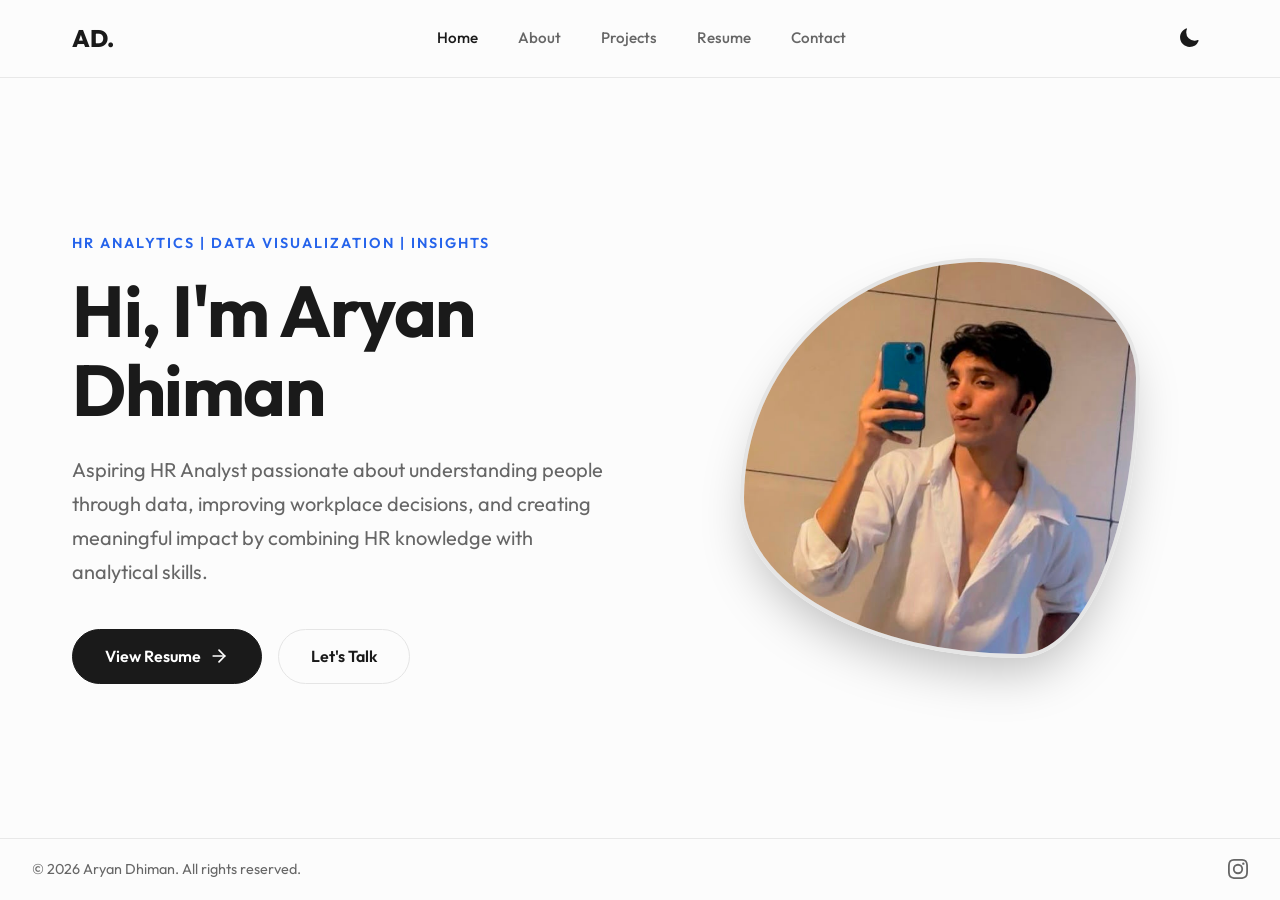
<file: index.html>
<!doctype html>
<html lang="en" data-theme="dark">
  <head>
    <meta charset="UTF-8" />
    <meta name="viewport" content="width=device-width, initial-scale=1" />
    <title>Aryan Dhiman | HR Analyst</title>

    <!-- SEO -->
    <meta name="description" content="Aryan Dhiman is an aspiring HR analyst passionate about understanding people through data and improving workplace decisions." />
    <meta name="author" content="Aryan Dhiman" />
    <meta name="robots" content="index, follow" />
    <link rel="canonical" href="https://your-username.github.io/portfolio/" />

    <!-- Open Graph -->
    <meta property="og:title" content="Aryan Dhiman | HR Analyst" />
    <meta property="og:description" content="Aspiring HR analyst passionate about understanding people through data and improving workplace decisions." />
    <meta property="og:type" content="website" />
    <meta property="og:url" content="https://your-username.github.io/portfolio/" />

    <!-- Fonts -->
    <link rel="preconnect" href="https://fonts.googleapis.com" />
    <link rel="preconnect" href="https://fonts.gstatic.com" crossorigin />
    <link href="https://fonts.googleapis.com/css2?family=Outfit:wght@300;400;500;600;700;800&display=swap" rel="stylesheet" />

    <!-- Stylesheet -->
    <link rel="stylesheet" href="assets/css/styles.css" />
  </head>
  <body>
    <nav class="navbar" id="navbar">
      <div class="nav-container">
        <a href="index.html" class="nav-brand">AD.</a>

        <div class="nav-links" id="nav-links">
          <a href="index.html" class="active">Home</a>
          <a href="about.html">About</a>
          <a href="projects.html">Projects</a>
          <a href="resume.html">Resume</a>
          <a href="contact.html">Contact</a>
        </div>

        <div class="nav-controls">
          <button class="theme-toggle" id="theme-toggle" aria-label="Toggle Theme">
            <svg id="theme-icon" xmlns="http://www.w3.org/2000/svg" viewBox="0 0 24 24">
              <path
                d="M12 2.25a.75.75 0 0 1 .75.75v2.25a.75.75 0 0 1-1.5 0V3a.75.75 0 0 1 .75-.75ZM7.5 12a4.5 4.5 0 1 1 9 0 4.5 4.5 0 0 1-9 0ZM18.894 6.166a.75.75 0 0 0-1.06-1.06l-1.591 1.59a.75.75 0 1 0 1.06 1.061l1.591-1.59ZM21.75 12a.75.75 0 0 1-.75.75h-2.25a.75.75 0 0 1 0-1.5H21a.75.75 0 0 1 .75.75ZM17.834 18.894a.75.75 0 0 0 1.06-1.06l-1.59-1.591a.75.75 0 1 0-1.061 1.06l1.59 1.591ZM12 18.75a.75.75 0 0 1 .75.75V21a.75.75 0 0 1-1.5 0v-1.5a.75.75 0 0 1 .75-.75ZM6.166 18.894a.75.75 0 0 1-1.06-1.06l1.59-1.591a.75.75 0 1 1 1.061 1.06l-1.59 1.591ZM2.25 12a.75.75 0 0 1 .75-.75H5.25a.75.75 0 0 1 0 1.5H3a.75.75 0 0 1-.75-.75ZM6.166 6.166a.75.75 0 0 1 1.06-1.06l1.59 1.591a.75.75 0 1 1-1.061 1.06l-1.59-1.591Z"
              />
            </svg>
          </button>

          <button class="mobile-toggle" id="mobile-toggle" aria-label="Toggle Menu">
            <svg xmlns="http://www.w3.org/2000/svg" width="24" height="24" fill="none" viewBox="0 0 24 24" stroke="currentColor" stroke-width="2">
              <path stroke-linecap="round" stroke-linejoin="round" d="M4 6h16M4 12h16m-7 6h7" />
            </svg>
          </button>
        </div>
      </div>
    </nav>

    <main>
      <section class="hero">
        <div class="hero-content">
          <span class="hero-subtitle">HR ANALYTICS | DATA VISUALIZATION | INSIGHTS </span>
          <h1 class="hero-title">Hi, I'm Aryan Dhiman</h1>
          <p class="hero-desc">Aspiring HR Analyst passionate about understanding people through data, improving workplace decisions, and creating meaningful impact by combining HR knowledge with analytical skills.</p>

          <div class="hero-actions">
            <a href="resume.html" class="btn-primary">
              View Resume
              <svg xmlns="http://www.w3.org/2000/svg" width="20" height="20" viewBox="0 0 24 24" fill="none" stroke="currentColor" stroke-width="2" stroke-linecap="round" stroke-linejoin="round">
                <line x1="5" y1="12" x2="19" y2="12"></line>
                <polyline points="12 5 19 12 12 19"></polyline>
              </svg>
            </a>
            <a href="contact.html" class="btn-secondary">Let's Talk</a>
          </div>
        </div>
        <div class="hero-image-wrapper">
          <img src="assets\images\WhatsApp Image 2026-08-22 at 1.38.33 PM (1).jpeg" alt="Aryan Dhiman Profile" class="hero-image" />
        </div>
      </section>
    </main>

    <footer>
      <div class="footer-left">&copy; <span id="year">2026</span> Aryan Dhiman. All rights reserved.</div>
      <div class="socials">
        <a href="https://github.com/your-username" target="_blank" rel="noopener noreferrer" aria-label="GitHub">
          <svg xmlns="http://www.w3.org/2000/svg" width="20" height="20" viewBox="0 0 24 24" fill="currentColor">
            <path
              d="M12 0c-6.626 0-12 5.373-12 12 0 5.302 3.438 9.8 8.207 11.387.599.111.793-.261.793-.577v-2.234c-3.338.726-4.033-1.416-4.033-1.416-.546-1.387-1.333-1.756-1.333-1.756-1.089-.745.083-.729.083-.729 1.205.084 1.839 1.237 1.839 1.237 1.07 1.834 2.807 1.304 3.492.997.107-.775.418-1.305.762-1.604-2.665-.305-5.467-1.334-5.467-5.931 0-1.311.469-2.381 1.236-3.221-.124-.303-.535-1.524.117-3.176 0 0 1.008-.322 3.301 1.23.957-.266 1.983-.399 3.003-.404 1.02.005 2.047.138 3.006.404 2.291-1.552 3.297-1.23 3.297-1.23.653 1.653.242 2.874.118 3.176.77.84 1.235 1.911 1.235 3.221 0 4.609-2.807 5.624-5.479 5.921.43.372.823 1.102.823 2.222v3.293c0 .319.192.694.801.576 4.765-1.589 8.199-6.086 8.199-11.386 0-6.627-5.373-12-12-12z"
            />
          </svg>
        </a>
        <a href="https://www.linkedin.com/in/your-username/" target="_blank" rel="noopener noreferrer" aria-label="LinkedIn">
          <svg xmlns="http://www.w3.org/2000/svg" width="20" height="20" viewBox="0 0 24 24" fill="currentColor"><path d="M19 0h-14c-2.761 0-5 2.239-5 5v14c0 2.761 2.239 5 5 5h14c2.762 0 5-2.239 5-5v-14c0-2.761-2.238-5-5-5zm-11 19h-3v-11h3v11zm-1.5-12.268c-.966 0-1.75-.79-1.75-1.764s.784-1.764 1.75-1.764 1.75.79 1.75 1.764-.783 1.764-1.75 1.764zm13.5 12.268h-3v-5.604c0-3.368-4-3.113-4 0v5.604h-3v-11h3v1.765c1.396-2.586 7-2.777 7 2.476v6.759z" /></svg>
        </a>
        <a href="https://twitter.com/your-username" target="_blank" rel="noopener noreferrer" aria-label="Twitter / X">
          <svg xmlns="http://www.w3.org/2000/svg" width="20" height="20" viewBox="0 0 24 24" fill="currentColor"><path d="M18.244 2.25h3.308l-7.227 8.26 8.502 11.24H16.17l-4.714-6.231-5.401 6.231H2.741l7.73-8.835L1.254 2.25H8.08l4.259 5.622 5.905-5.622Zm-1.161 17.52h1.833L7.084 4.126H5.117z" /></svg>
        </a>
        <a href="https://instagram.com/me.aaryaan" target="_blank" rel="noopener noreferrer" aria-label="Instagram">
          <svg xmlns="http://www.w3.org/2000/svg" width="20" height="20" viewBox="0 0 24 24" fill="currentColor">
            <path
              d="M12 2.163c3.204 0 3.584.012 4.85.07 3.252.148 4.771 1.691 4.919 4.919.058 1.265.069 1.645.069 4.849 0 3.205-.012 3.584-.069 4.849-.149 3.225-1.664 4.771-4.919 4.919-1.266.058-1.644.07-4.85.07-3.204 0-3.584-.012-4.849-.07-3.26-.149-4.771-1.699-4.919-4.92-.058-1.265-.07-1.644-.07-4.849 0-3.204.013-3.583.07-4.849.149-3.227 1.664-4.771 4.919-4.919 1.266-.057 1.645-.069 4.849-.069zM12 0C8.741 0 8.333.014 7.053.072 2.695.272.273 2.69.073 7.052.014 8.333 0 8.741 0 12c0 3.259.014 3.668.072 4.948.2 4.358 2.618 6.78 6.98 6.98C8.333 23.986 8.741 24 12 24c3.259 0 3.668-.014 4.948-.072 4.354-.2 6.782-2.618 6.979-6.98.059-1.28.073-1.689.073-4.948 0-3.259-.014-3.667-.072-4.947-.196-4.354-2.617-6.78-6.979-6.98C15.668.014 15.259 0 12 0zm0 5.838a6.162 6.162 0 1 0 0 12.324 6.162 6.162 0 0 0 0-12.324zM12 16a4 4 0 1 1 0-8 4 4 0 0 1 0 8zm6.406-11.845a1.44 1.44 0 1 0 0 2.881 1.44 1.44 0 0 0 0-2.881z"
            />
          </svg>
        </a>
      </div>
    </footer>

    <script src="assets/js/scripts.js"></script>
  </body>
</html>
</file>
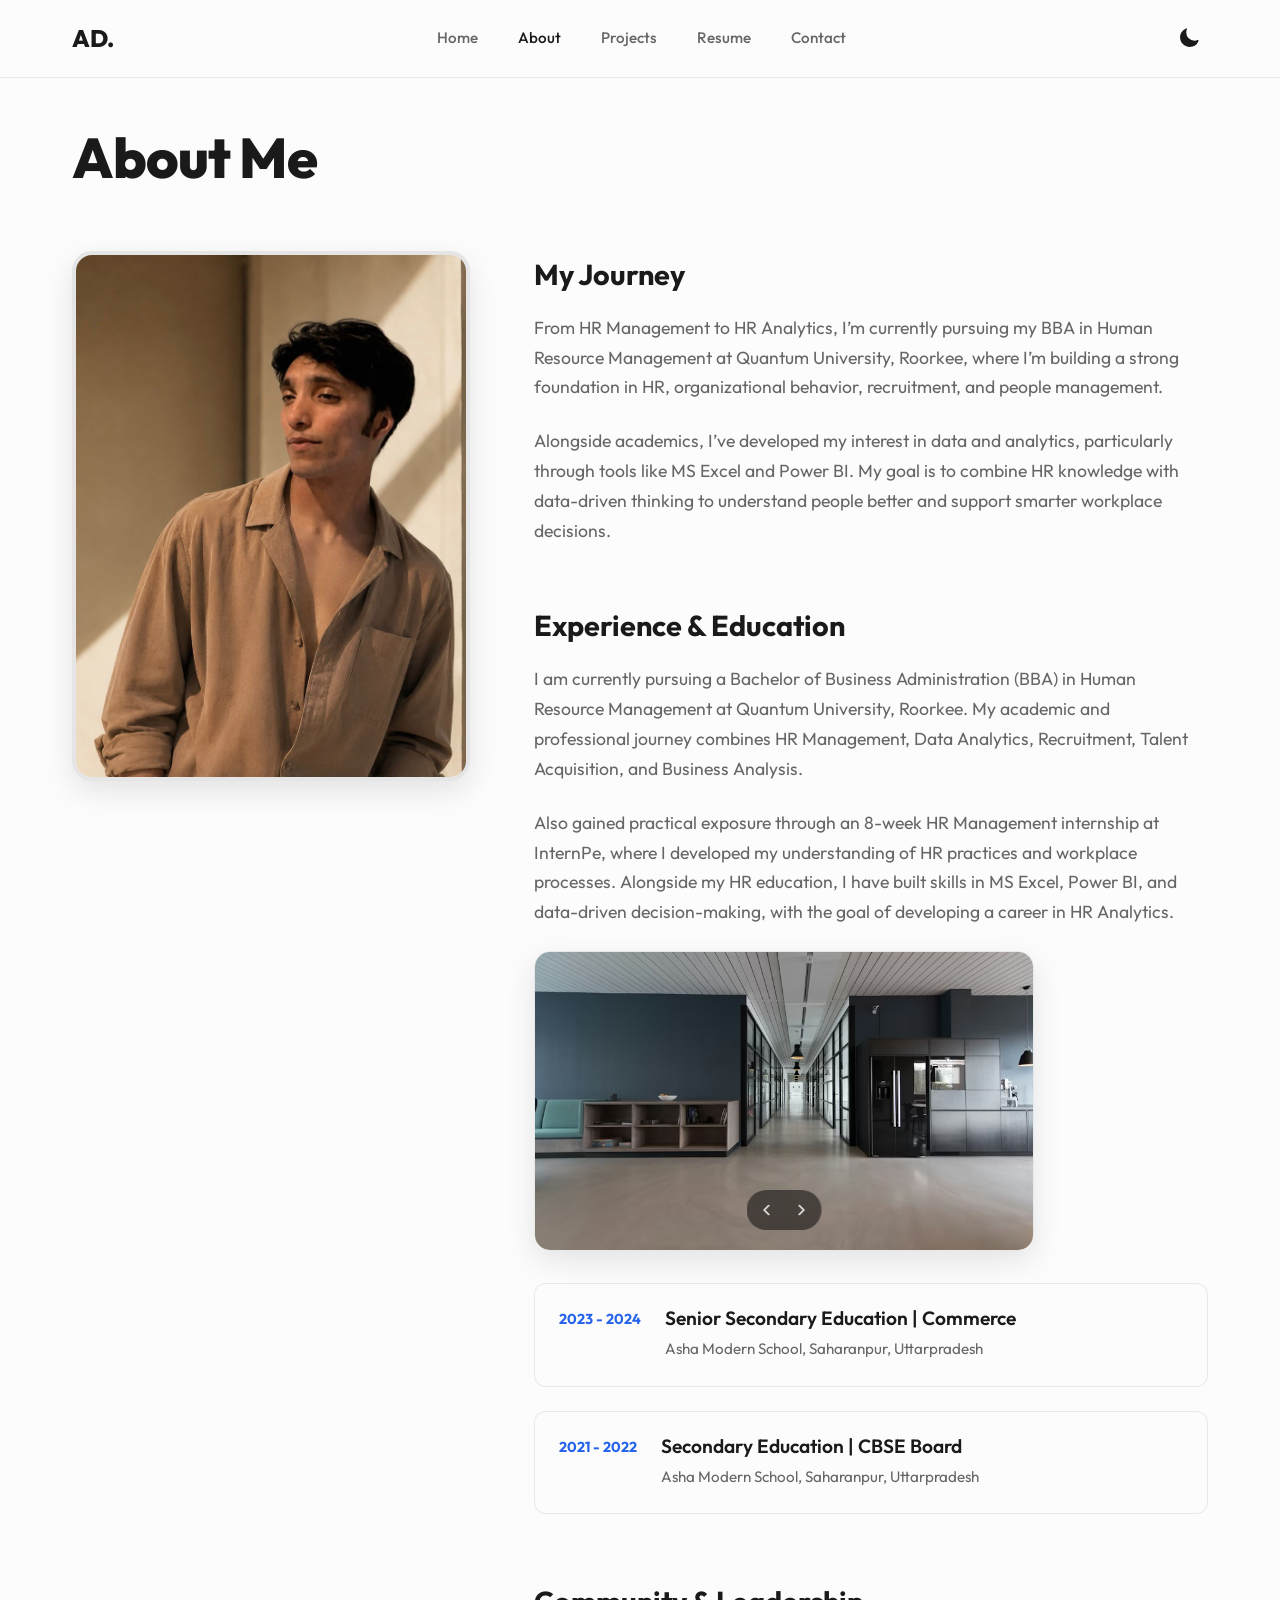
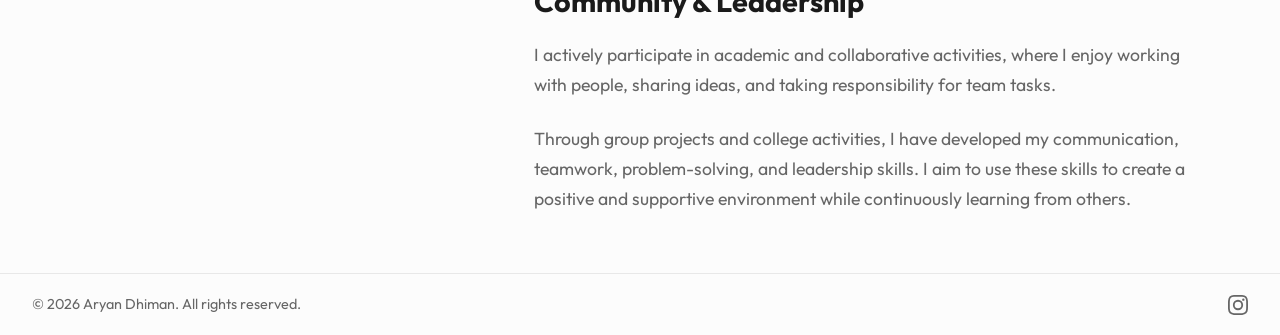
<file: about.html>
<!doctype html>
<html lang="en" data-theme="dark">
  <head>
    <meta charset="UTF-8" />
    <meta name="viewport" content="width=device-width, initial-scale=1" />
    <title>About | Aryan Dhiman</title>

    <!-- SEO -->
    <meta name="description" content="Learn about Aryan Dhiman — an aspiring HR analyst with a background in human resources and data analytics." />
    <meta name="author" content="Aryan Dhiman" />
    <meta name="robots" content="index, follow" />
    <link rel="canonical" href="https://your-username.github.io/portfolio/about.html" />

    <!-- Open Graph -->
    <meta property="og:title" content="About | Aryan Dhiman" />
    <meta property="og:description" content="Learn about Aryan Dhiman — an aspiring HR analyst with a background in human resources and data analytics." />
    <meta property="og:type" content="website" />
    <meta property="og:url" content="https://your-username.github.io/portfolio/about.html" />

    <!-- Fonts -->
    <link rel="preconnect" href="https://fonts.googleapis.com" />
    <link rel="preconnect" href="https://fonts.gstatic.com" crossorigin />
    <link href="https://fonts.googleapis.com/css2?family=Outfit:wght@300;400;500;600;700;800&display=swap" rel="stylesheet" />

    <!-- Stylesheet -->
    <link rel="stylesheet" href="assets/css/styles.css" />
  </head>
  <body>
    <nav class="navbar" id="navbar">
      <div class="nav-container">
        <a href="index.html" class="nav-brand">AD.</a>

        <div class="nav-links" id="nav-links">
          <a href="index.html" class="active">Home</a>
          <a href="about.html">About</a>
          <a href="projects.html">Projects</a>
          <a href="resume.html">Resume</a>
          <a href="contact.html">Contact</a>
        </div>

        <div class="nav-controls">
          <button class="theme-toggle" id="theme-toggle" aria-label="Toggle Theme">
            <svg id="theme-icon" xmlns="http://www.w3.org/2000/svg" viewBox="0 0 24 24">
              <path
                d="M12 2.25a.75.75 0 0 1 .75.75v2.25a.75.75 0 0 1-1.5 0V3a.75.75 0 0 1 .75-.75ZM7.5 12a4.5 4.5 0 1 1 9 0 4.5 4.5 0 0 1-9 0ZM18.894 6.166a.75.75 0 0 0-1.06-1.06l-1.591 1.59a.75.75 0 1 0 1.06 1.061l1.591-1.59ZM21.75 12a.75.75 0 0 1-.75.75h-2.25a.75.75 0 0 1 0-1.5H21a.75.75 0 0 1 .75.75ZM17.834 18.894a.75.75 0 0 0 1.06-1.06l-1.59-1.591a.75.75 0 1 0-1.061 1.06l1.59 1.591ZM12 18.75a.75.75 0 0 1 .75.75V21a.75.75 0 0 1-1.5 0v-1.5a.75.75 0 0 1 .75-.75ZM6.166 18.894a.75.75 0 0 1-1.06-1.06l1.59-1.591a.75.75 0 1 1 1.061 1.06l-1.59 1.591ZM2.25 12a.75.75 0 0 1 .75-.75H5.25a.75.75 0 0 1 0 1.5H3a.75.75 0 0 1-.75-.75ZM6.166 6.166a.75.75 0 0 1 1.06-1.06l1.59 1.591a.75.75 0 1 1-1.061 1.06l-1.59-1.591Z"
              />
            </svg>
          </button>

          <button class="mobile-toggle" id="mobile-toggle" aria-label="Toggle Menu">
            <svg xmlns="http://www.w3.org/2000/svg" width="24" height="24" fill="none" viewBox="0 0 24 24" stroke="currentColor" stroke-width="2">
              <path stroke-linecap="round" stroke-linejoin="round" d="M4 6h16M4 12h16m-7 6h7" />
            </svg>
          </button>
        </div>
      </div>
    </nav>

    <main class="page-main">
      <div class="page-container">
        <h1 class="page-title">About Me</h1>

        <div class="about-grid">
          <div class="about-image-col">
            <div class="image-stack">
              <img src="assets/images/WhatsApp Image 2026-08-30 at 2.15.57 PM.jpeg" alt="Aryan Dhiman" class="stack-img main-img" loading="lazy" />
            </div>
          </div>

          <div class="about-text-col">
            <h2 class="section-heading">My Journey</h2>
            <p class="section-text">From HR Management to HR Analytics, 
I’m currently pursuing my BBA in Human Resource Management at Quantum University, Roorkee, where I’m building a strong foundation in HR, organizational behavior, recruitment, and people management.</p>
            <p class="section-text">Alongside academics, I’ve developed my interest in data and analytics, particularly through tools like MS Excel and Power BI. My goal is to combine HR knowledge with data-driven thinking to understand people better and support smarter workplace decisions.</p>

            <h2 class="section-heading mt-2">Experience &amp; Education</h2>
            <p class="section-text">I am currently pursuing a Bachelor of Business Administration (BBA) in Human Resource Management at Quantum University, Roorkee. My academic and professional journey combines HR Management, Data Analytics, Recruitment, Talent Acquisition, and Business Analysis.
               <p class="section-text">Also gained practical exposure through an 8-week HR Management internship at InternPe, where I developed my understanding of HR practices and workplace processes. Alongside my HR education, I have built skills in MS Excel, Power BI, and data-driven decision-making, with the goal of developing a career in HR Analytics.</p>
</p>

            <div class="carousel" id="carousel">
              <div class="carousel-slides" id="carousel-slides">
                <img src="assets/images/workspace.jpg" alt="Modern tech office workspace" class="carousel-slide" loading="lazy" />
                <img src="assets/images/team-collaboration.jpg" alt="Team collaboration and brainstorming" class="carousel-slide" loading="lazy" />
                <img src="assets/images/tech-conference.jpg" alt="Tech conference and professional development" class="carousel-slide" loading="lazy" />
              </div>
              <div class="carousel-controls">
                <button class="carousel-btn" id="prev" aria-label="Previous Slide">
                  <svg xmlns="http://www.w3.org/2000/svg" width="24" height="24" viewBox="0 0 24 24" fill="none" stroke="currentColor" stroke-width="2" stroke-linecap="round" stroke-linejoin="round" data-lucide="chevron-left" aria-hidden="true" style="width: 18px; height: 18px" class="lucide lucide-chevron-left"><path d="m15 18-6-6 6-6"></path></svg>
                </button>
                <button class="carousel-btn" id="next" aria-label="Next Slide">
                  <svg xmlns="http://www.w3.org/2000/svg" width="24" height="24" viewBox="0 0 24 24" fill="none" stroke="currentColor" stroke-width="2" stroke-linecap="round" stroke-linejoin="round" data-lucide="chevron-right" aria-hidden="true" style="width: 18px; height: 18px" class="lucide lucide-chevron-right"><path d="m9 18 6-6-6-6"></path></svg>
                </button>
              </div>
            </div>

            <div class="experience-list">
              <div class="exp-item">
                <span class="exp-year">2023 - 2024</span>
                <div class="exp-details">
                  <h3>Senior Secondary Education | Commerce</h3>
                  <p>Asha Modern School, Saharanpur, Uttarpradesh</p>
                </div>
              </div>
              <div class="exp-item">
                <span class="exp-year">2021 - 2022</span>
                <div class="exp-details">
                  <h3>Secondary Education | CBSE Board</h3>
                  <p>Asha Modern School, Saharanpur, Uttarpradesh</p>
                </div>
              </div>
            </div>

            <h2 class="section-heading mt-2">Community &amp; Leadership</h2>
            <p class="section-text">I actively participate in academic and collaborative activities, where I enjoy working with people, sharing ideas, and taking responsibility for team tasks.</p>
            <p class="section-text">Through group projects and college activities, I have developed my communication, teamwork, problem-solving, and leadership skills. I aim to use these skills to create a positive and supportive environment while continuously learning from others.</p>
          </div>
        </div>
      </div>
    </main>

    <footer>
      <div class="footer-left">&copy; <span id="year">2026</span> Aryan Dhiman. All rights reserved.</div>
      <div class="socials">
        <a href="https://github.com/your-username" target="_blank" rel="noopener noreferrer" aria-label="GitHub">
          <svg xmlns="http://www.w3.org/2000/svg" width="20" height="20" viewBox="0 0 24 24" fill="currentColor">
            <path
              d="M12 0c-6.626 0-12 5.373-12 12 0 5.302 3.438 9.8 8.207 11.387.599.111.793-.261.793-.577v-2.234c-3.338.726-4.033-1.416-4.033-1.416-.546-1.387-1.333-1.756-1.333-1.756-1.089-.745.083-.729.083-.729 1.205.084 1.839 1.237 1.839 1.237 1.07 1.834 2.807 1.304 3.492.997.107-.775.418-1.305.762-1.604-2.665-.305-5.467-1.334-5.467-5.931 0-1.311.469-2。
            />
          </svg>
        </a>
        <a href="https://www.linkedin.com/in/your-username/" target="_blank" rel="noopener noreferrer" aria-label="LinkedIn">
          <svg xmlns="http://www.w3.org/2000/svg" width="20" height="20" viewBox="0 0 24 24" fill="currentColor"><path d="M19 0h-14c-2.761 0-5 2.239-5 5v14c0 2.761 2.239 5 5 5h14c2.762 0 5-2.239 5-5v-14c0-2.761-2.238-5-5-5zm-11 19h-3v-11h3v11zm-1.5-12.268c-.966 0-1.75-.79-1.75-1.764s.784-1.764 1.75-1.764 1.75.79 1.75 1.764-.783 1.764-1.75 1.764zm13.5 12.268h-3v-5.604c0-3.368-4-3.113-4 0v5.604h-3v-11h3v1.765c1.396-2.586 7-2.777 7 2.476v6.759z" /></svg>
        </a>
        <a href="https://twitter.com/your-username" target="_blank" rel="noopener noreferrer" aria-label="Twitter / X">
          <svg xmlns="http://www.w3.org/2000/svg" width="20" height="20" viewBox="0 0 24 24" fill="currentColor"><path d="M18.244 2.25h3.308l-7.227 8.26 8.502 11.24H16.17l-4.714-6.231-5.401 6.231H2.741l7.73-8.835L1.254 2.25H8.08l4.259 5.622 5.905-5.622Zm-1.161 17.52h1.833L7.084 4.126H5.117z" /></svg>
        </a>
        <a href="https://instagram.com/me.aaryaan" target="_blank" rel="noopener noreferrer" aria-label="Instagram">
          <svg xmlns="http://www.w3.org/2000/svg" width="20" height="20" viewBox="0 0 24 24" fill="currentColor">
            <path
              d="M12 2.163c3.204 0 3.584.012 4.85.07 3.252.148 4.771 1.691 4.919 4.919.058 1.265.069 1.645.069 4.849 0 3.205-.012 3.584-.069 4.849-.149 3.225-1.664 4.771-4.919 4.919-1.266.058-1.644.07-4.85.07-3.204 0-3.584-.012-4.849-.07-3.26-.149-4.771-1.699-4.919-4.92-.058-1.265-.07-1.644-.07-4.849 0-3.204.013-3.583.07-4.849.149-3.227 1.664-4.771 4.919-4.919 1.266-.057 1.645-.069 4.849-.069zM12 0C8.741 0 8.333.014 7.053.072 2.695.272.273 2.69.073 7.052.014 8.333 0 8.741 0 12c0 3.259.014 3.668.072 4.948.2 4.358 2.618 6.78 6.98 6.98C8.333 23.986 8.741 24 12 24c3.259 0 3.668-.014 4.948-.072 4.354-.2 6.782-2.618 6.979-6.98.059-1.28.073-1.689.073-4.948 0-3.259-.014-3.667-.072-4.947-.196-4.354-2.617-6.78-6.979-6.98C15.668.014 15.259 0 12 0zm0 5.838a6.162 6.162 0 1 0 0 12.324 6.162 6.162 0 0 0 0-12.324zM12 16a4 4 0 1 1 0-8 4 4 0 0 1 0 8zm6.406-11.845a1.44 1.44 0 1 0 0 2.881 1.44 1.44 0 0 0 0-2.881z"
            />
          </svg>
        </a>
      </div>
    </footer>

    <script src="assets/js/scripts.js"></script>
  </body>
</html>
</file>
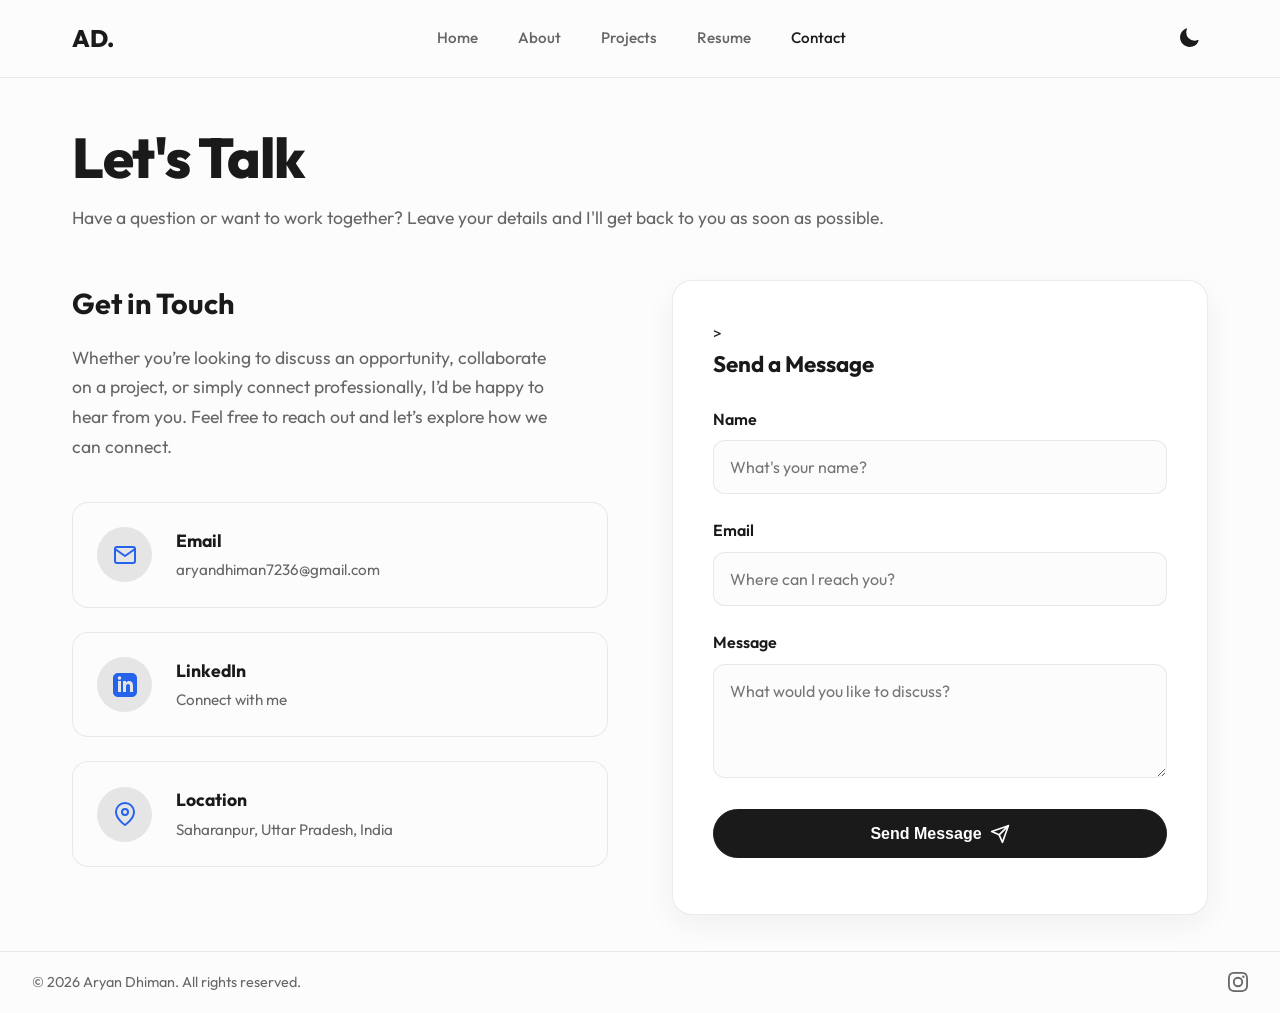
<file: contact.html>
<!doctype html>
<html lang="en" data-theme="dark">
  <head>
    <meta charset="UTF-8" />
    <meta name="viewport" content="width=device-width, initial-scale=1" />
    <title>Contact | Alex Rivera</title>

    <!-- SEO -->
    <meta name="description" content="Get in touch with Alex Rivera — full-stack developer and UX designer open to freelance work, collaborations, and full-time opportunities." />
    <meta name="author" content="Alex Rivera" />
    <meta name="robots" content="index, follow" />
    <link rel="canonical" href="https://your-username.github.io/portfolio/contact.html" />

    <!-- Open Graph -->
    <meta property="og:title" content="Contact | Alex Rivera" />
    <meta property="og:description" content="Get in touch with Alex Rivera — full-stack developer and UX designer open to freelance work, collaborations, and full-time opportunities." />
    <meta property="og:type" content="website" />
    <meta property="og:url" content="https://your-username.github.io/portfolio/contact.html" />

    <!-- Fonts -->
    <link rel="preconnect" href="https://fonts.googleapis.com" />
    <link rel="preconnect" href="https://fonts.gstatic.com" crossorigin />
    <link href="https://fonts.googleapis.com/css2?family=Outfit:wght@300;400;500;600;700;800&display=swap" rel="stylesheet" />

    <!-- Stylesheet -->
    <link rel="stylesheet" href="assets/css/styles.css" />
  </head>
  <body>
    <nav class="navbar" id="navbar">
      <div class="nav-container">
        <a href="index.html" class="nav-brand">AD.</a>

        <div class="nav-links" id="nav-links">
          <a href="index.html" class="active">Home</a>
          <a href="about.html">About</a>
          <a href="projects.html">Projects</a>
          <a href="resume.html">Resume</a>
          <a href="contact.html">Contact</a>
        </div>

        <div class="nav-controls">
          <button class="theme-toggle" id="theme-toggle" aria-label="Toggle Theme">
            <svg id="theme-icon" xmlns="http://www.w3.org/2000/svg" viewBox="0 0 24 24">
              <path
                d="M12 2.25a.75.75 0 0 1 .75.75v2.25a.75.75 0 0 1-1.5 0V3a.75.75 0 0 1 .75-.75ZM7.5 12a4.5 4.5 0 1 1 9 0 4.5 4.5 0 0 1-9 0ZM18.894 6.166a.75.75 0 0 0-1.06-1.06l-1.591 1.59a.75.75 0 1 0 1.06 1.061l1.591-1.59ZM21.75 12a.75.75 0 0 1-.75.75h-2.25a.75.75 0 0 1 0-1.5H21a.75.75 0 0 1 .75.75ZM17.834 18.894a.75.75 0 0 0 1.06-1.06l-1.59-1.591a.75.75 0 1 0-1.061 1.06l1.59 1.591ZM12 18.75a.75.75 0 0 1 .75.75V21a.75.75 0 0 1-1.5 0v-1.5a.75.75 0 0 1 .75-.75ZM6.166 18.894a.75.75 0 0 1-1.06-1.06l1.59-1.591a.75.75 0 1 1 1.061 1.06l-1.59 1.591ZM2.25 12a.75.75 0 0 1 .75-.75H5.25a.75.75 0 0 1 0 1.5H3a.75.75 0 0 1-.75-.75ZM6.166 6.166a.75.75 0 0 1 1.06-1.06l1.59 1.591a.75.75 0 1 1-1.061 1.06l-1.59-1.591Z"
              />
            </svg>
          </button>

          <button class="mobile-toggle" id="mobile-toggle" aria-label="Toggle Menu">
            <svg xmlns="http://www.w3.org/2000/svg" width="24" height="24" fill="none" viewBox="0 0 24 24" stroke="currentColor" stroke-width="2">
              <path stroke-linecap="round" stroke-linejoin="round" d="M4 6h16M4 12h16m-7 6h7" />
            </svg>
          </button>
        </div>
      </div>
    </nav>

    <main class="page-main contact-page">
      <div class="page-container">
        <h1 class="page-title">Let's Talk</h1>

        <p class="section-text">Have a question or want to work together? Leave your details and I'll get back to you as soon as possible.</p>

        <div class="contact-grid">
          <!-- Contact Info -->
          <div class="contact-info">
            <h2 class="section-heading">Get in Touch</h2>
            <p class="section-text" style="margin-bottom: 2.5rem; max-width: 90%">Whether you’re looking to discuss an opportunity, collaborate on a project, or simply connect professionally, I’d be happy to hear from you. Feel free to reach out and let’s explore how we can connect.</p>

            <div class="info-items">
              <!-- TODO: Replace with your actual email address -->
              <a href="mailto:aryandhiman7236@gmail.com" class="info-item text-link-card">
                <div class="info-icon">
                  <svg xmlns="http://www.w3.org/2000/svg" width="24" height="24" viewBox="0 0 24 24" fill="none" stroke="currentColor" stroke-width="2" stroke-linecap="round" stroke-linejoin="round">
                    <path d="M4 4h16c1.1 0 2 .9 2 2v12c0 1.1-.9 2-2 2H4c-1.1 0-2-.9-2-2V6c0-1.1.9-2 2-2z"></path>
                    <polyline points="22,6 12,13 2,6"></polyline>
                  </svg>
                </div>
                <div class="info-details">
                  <h3>Email</h3>
                  <p>aryandhiman7236@gmail.com</p>
                </div>
              </a>

              <!-- TODO: Replace with your actual LinkedIn URL -->
              <a href="https://www.linkedin.com/in/aryan-dhiman-371198391" target="_blank" rel="noopener noreferrer" class="info-item text-link-card">
                <div class="info-icon">
                  <svg xmlns="http://www.w3.org/2000/svg" width="24" height="24" viewBox="0 0 24 24" fill="currentColor" stroke="none"><path d="M19 0h-14c-2.761 0-5 2.239-5 5v14c0 2.761 2.239 5 5 5h14c2.762 0 5-2.239 5-5v-14c0-2.761-2.238-5-5-5zm-11 19h-3v-11h3v11zm-1.5-12.268c-.966 0-1.75-.79-1.75-1.764s.784-1.764 1.75-1.764 1.75.79 1.75 1.764-.783 1.764-1.75 1.764zm13.5 12.268h-3v-5.604c0-3.368-4-3.113-4 0v5.604h-3v-11h3v1.765c1.396-2.586 7-2.777 7 2.476v6.759z" /></svg>
                </div>
                <div class="info-details">
                  <h3>LinkedIn</h3>
                  <p>Connect with me</p>
                </div>
              </a>

              <!-- TODO: Replace with your actual location -->
              <div class="info-item text-link-card" style="cursor: default">
                <div class="info-icon">
                  <svg xmlns="http://www.w3.org/2000/svg" width="24" height="24" viewBox="0 0 24 24" fill="none" stroke="currentColor" stroke-width="2" stroke-linecap="round" stroke-linejoin="round">
                    <path d="M21 10c0 7-9 13-9 13s-9-6-9-13a9 9 0 0 1 18 0z"></path>
                    <circle cx="12" cy="10" r="3"></circle>
                  </svg>
                </div>
                <div class="info-details">
                  <h3>Location</h3>
                  <p>Saharanpur, Uttar Pradesh, India</p>
                </div>
              </div>
            </div>
          </div>

          <!-- Contact Form -->
          <div class="contact-card">
            <form id="<form
  id="contactForm"
  class="contact-form"
  action="https://formspree.io/f/xaewkdva"
  method="POST"
>>
              <h3 style="font-size: 1.4rem; font-weight: 700; margin-bottom: 1.5rem; color: var(--text-main)">Send a Message</h3>

              <div class="form-group">
                <label for="name">Name</label>
                <input type="text" id="name" name="name" class="form-control" placeholder="What's your name?" required />
              </div>

              <div class="form-group">
                <label for="email">Email</label>
                <input type="email" id="email" name="email" class="form-control" placeholder="Where can I reach you?" required />
              </div>

              <div class="form-group">
                <label for="message">Message</label>
                <textarea id="message" name="message" class="form-control" placeholder="What would you like to discuss?" rows="4" required></textarea>
              </div>

              <button type="submit" class="btn-primary w-100" id="submitBtn">
                <span>Send Message</span>
                <svg xmlns="http://www.w3.org/2000/svg" width="20" height="20" viewBox="0 0 24 24" fill="none" stroke="currentColor" stroke-width="2" stroke-linecap="round" stroke-linejoin="round">
                  <line x1="22" y1="2" x2="11" y2="13"></line>
                  <polygon points="22 2 15 22 11 13 2 9 22 2"></polygon>
                </svg>
              </button>

              <div id="formStatus" class="form-status"></div>
            </form>
          </div>
        </div>
      </div>
    </main>

    <footer>
      <div class="footer-left">&copy; <span id="year">2026</span> Aryan Dhiman. All rights reserved.</div>
      <div class="socials">
        <a href="https://github.com/your-username" target="_blank" rel="noopener noreferrer" aria-label="GitHub">
          <svg xmlns="http://www.w3.org/2000/svg" width="20" height="20" viewBox="0 0 24 24" fill="currentColor">
            <path
              d="M12 0c-6.626 0-12 5.373-12 12 0 5.302 3.438 9.8 8.207 11.387.599.111.793-.261.793-.577v-2.234c-3.338.726-4.033-1.416-4.033-1.416-.546-1.387-1.333-1.756-1.333-1.756-1.089-.745.083-.729.083-.729 1.205.084 1.839 1.237 1.839 1.237 1.07 1.834 2.807 1.304 3.492.997.107-.775.418-1.305.762-1.604-2.665-.305-5.467-1.334-5.467-5.931 0-1.311.469-2.

            />
          </svg>
        </a>
        <a href="https://www.linkedin.com/in/aryan-dhiman-371198391" target="_blank" rel="noopener noreferrer" aria-label="LinkedIn">
          <svg xmlns="http://www.w3.org/2000/svg" width="20" height="20" viewBox="0 0 24 24" fill="currentColor"><path d="M19 0h-14c-2.761 0-5 2.239-5 5v14c0 2.761 2.239 5 5 5h14c2.762 0 5-2.239 5-5v-14c0-2.761-2.238-5-5-5zm-11 19h-3v-11h3v11zm-1.5-12.268c-.966 0-1.75-.79-1.75-1.764s.784-1.764 1.75-1.764 1.75.79 1.75 1.764-.783 1.764-1.75 1.764zm13.5 12.268h-3v-5.604c0-3.368-4-3.113-4 0v5.604h-3v-11h3v1.765c1.396-2.586 7-2.777 7 2.476v6.759z" /></svg>
        </a>
        <a href="https://twitter.com/your-username" target="_blank" rel="noopener noreferrer" aria-label="Twitter / X">
          <svg xmlns="http://www.w3.org/2000/svg" width="20" height="20" viewBox="0 0 24 24" fill="currentColor"><path d="M18.244 2.25h3.308l-7.227 8.26 8.502 1１．２４H１６．１７l－４．７１４－６．２３１－５．４０１ ６．２３１H２．７４１l７．７３－８．８３５L１．２５４ ２．２５H８．０８l４．２５９ ５．６２２ ５．９０５－５．６２２Zm－１．１６１ １７．５２h１．８３３L７．０８４ ４．１２６H５．１１７z" /></svg>
        </a>
        <a href="https://instagram.com/me.aaryaan" target="_blank" rel="noopener noreferrer" aria-label="Instagram">
          <svg xmlns="http://www.w3.org/2000/svg" width="20" height="20" viewBox="0 0 24 24" fill="currentColor">
            <path
              d="M12 2.163c3.204 0 3.584.012 4.85.07 3.252.148 4.771 1.691 4.919 4.919.058 1.265.069 1.645.069 4.849 0 3.205-.012 3.584-.069 4.849-.149 3.225-1.664 4.771-4.919 4.919-1.266.058-1.644.07-4.85.07-3.204 0-3.584-.012-4.849-.07-3.26-.149-4.771-1.699-4.919-4.92-.058-1.265-.07-1.644-.07-4.849 0-3.204.013-3.583.07-4.849.149-3.227 1.664-4.771 4.919-4.919 1.266-.057 1.645-.069 4.849-.069zM12 0C8.741 0 8.333.014 7.053.072 2.695.272.273 2.69.073 7.052.014 8.333 0 8.741 0 12c0 3.259.014 3.668.072 4.948.2 4.358 2.618 6.78 6.98 6.98C8.333 23.986 8.741 24 12 24c3.259 0 3.668-.014 4.948-.072 4.354-.2 6.782-2.618 6.979-6.98.059-1.28.073-1.689.073-4.948 0-3.259-.014-3.667-.072-4.947-.196-4.354-2.617-6.78-6.979-6.98C15.668.014 15.259 0 12 0zm0 5.838a6.162 6.162 0 1 0 0 12.324 6.162 6.162 0 0 0 0-12.324zM12 16a4 4 0 1 1 0-8 4 4 0 0 1 0 8zm6.406-11.845a1.44 1.44 0 1 0 0 2.881 1.44 1.44 0 0 0 0-2.881z"
            />
          </svg>
        </a>
      </div>
    </footer>

    <script src="assets/js/scripts.js"></script>
  </body>
</html>
</file>
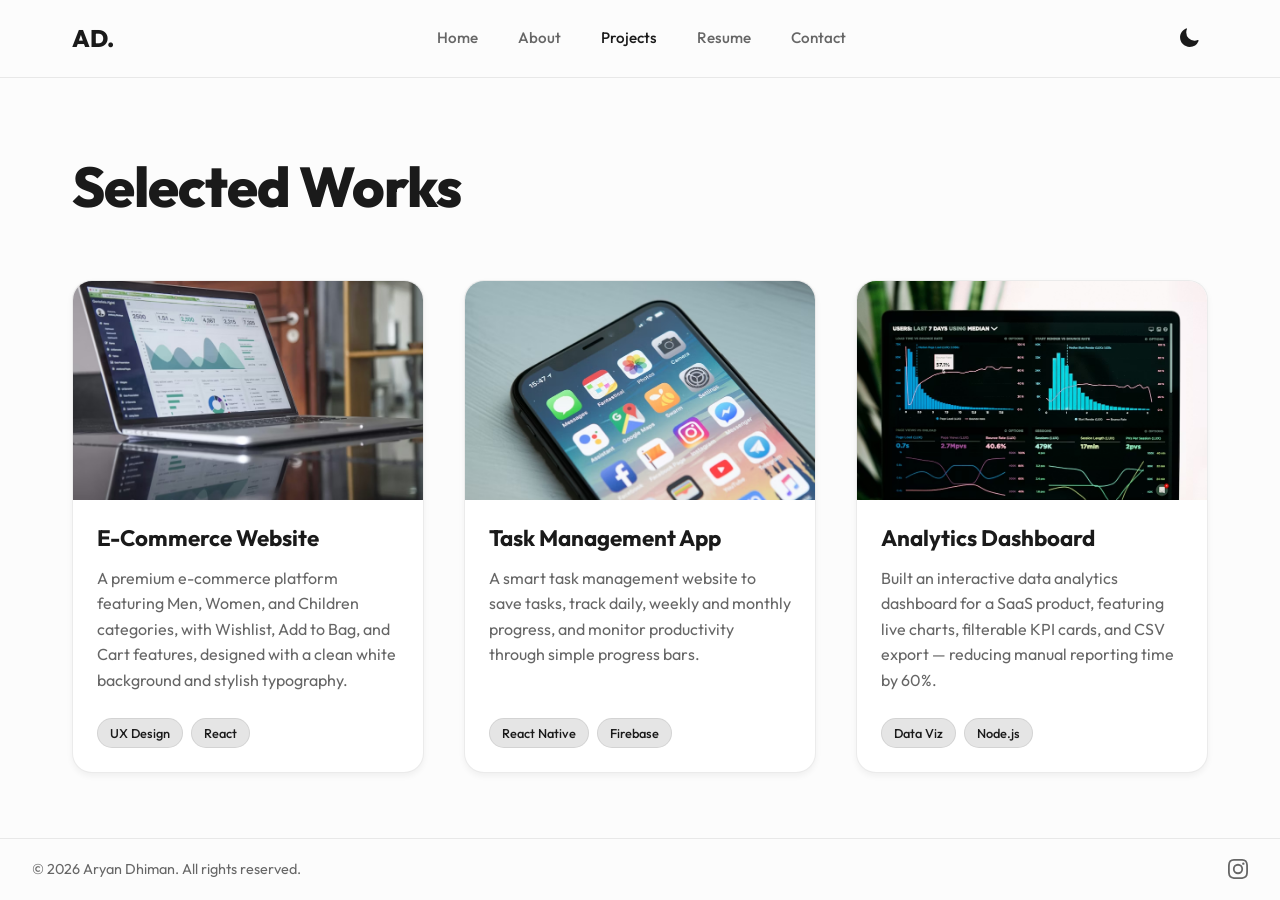
<file: projects.html>
<!doctype html>
<html lang="en" data-theme="dark">
  <head>
    <meta charset="UTF-8" />
    <meta name="viewport" content="width=device-width, initial-scale=1" />
    <title>Projects | Alex Rivera</title>

    <!-- SEO -->
    <meta name="description" content="Browse Alex Rivera's portfolio of development and design projects, including web applications, UI redesigns, and open-source contributions." />
    <meta name="author" content="Alex Rivera" />
    <meta name="robots" content="index, follow" />
    <link rel="canonical" href="https://your-username.github.io/portfolio/projects.html" />

    <!-- Open Graph -->
    <meta property="og:title" content="Projects | Alex Rivera" />
    <meta property="og:description" content="Browse Alex Rivera's portfolio of development and design projects, including web applications, UI redesigns, and open-source contributions." />
    <meta property="og:type" content="website" />
    <meta property="og:url" content="https://your-username.github.io/portfolio/projects.html" />

    <!-- Fonts -->
    <link rel="preconnect" href="https://fonts.googleapis.com" />
    <link rel="preconnect" href="https://fonts.gstatic.com" crossorigin />
    <link href="https://fonts.googleapis.com/css2?family=Outfit:wght@300;400;500;600;700;800&display=swap" rel="stylesheet" />

    <!-- Stylesheet -->
    <link rel="stylesheet" href="assets/css/styles.css" />
  </head>
  <body>
    <nav class="navbar" id="navbar">
      <div class="nav-container">
        <a href="index.html" class="nav-brand">AD.</a>

        <div class="nav-links" id="nav-links">
          <a href="index.html" class="active">Home</a>
          <a href="about.html">About</a>
          <a href="projects.html">Projects</a>
          <a href="resume.html">Resume</a>
          <a href="contact.html">Contact</a>
        </div>

        <div class="nav-controls">
          <button class="theme-toggle" id="theme-toggle" aria-label="Toggle Theme">
            <svg id="theme-icon" xmlns="http://www.w3.org/2000/svg" viewBox="0 0 24 24">
              <path
                d="M12 2.25a.75.75 0 0 1 .75.75v2.25a.75.75 0 0 1-1.5 0V3a.75.75 0 0 1 .75-.75ZM7.5 12a4.5 4.5 0 1 1 9 0 4.5 4.5 0 0 1-9 0ZM18.894 6.166a.75.75 0 0 0-1.06-1.06l-1.591 1.59a.75.75 0 1 0 1.06 1.061l1.591-1.59ZM21.75 12a.75.75 0 0 1-.75.75h-2.25a.75.75 0 0 1 0-1.5H21a.75.75 0 0 1 .75.75ZM17.834 18.894a.75.75 0 0 0 1.06-1.06l-1.59-1.591a.75.75 0 1 0-1.061 1.06l1.59 1.591ZM12 18.75a.75.75 0 0 1 .75.75V21a.75.75 0 0 1-1.5 0v-1.5a.75.75 0 0 1 .75-.75ZM6.166 18.894a.75.75 0 0 1-1.06-1.06l1.59-1.591a.75.75 0 1 1 1.061 1.06l-1.59 1.591ZM2.25 12a.75.75 0 0 1 .75-.75H5.25a.75.75 0 0 1 0 1.5H3a.75.75 0 0 1-.75-.75ZM6.166 6.166a.75.75 0 0 1 1.06-1.06l1.59 1.591a.75.75 0 1 1-1.061 1.06l-1.59-1.591Z"
              />
            </svg>
          </button>

          <button class="mobile-toggle" id="mobile-toggle" aria-label="Toggle Menu">
            <svg xmlns="http://www.w3.org/2000/svg" width="24" height="24" fill="none" viewBox="0 0 24 24" stroke="currentColor" stroke-width="2">
              <path stroke-linecap="round" stroke-linejoin="round" d="M4 6h16M4 12h16m-7 6h7" />
            </svg>
          </button>
        </div>
      </div>
    </nav>

    <main class="page-main">
      <div class="page-container">
        <h1 class="page-title">Selected Works</h1>

        <div class="projects-grid">
          <!-- Project 1: E-commerce Platform Redesign -->
          <div class="project-card">
            <div class="project-img-wrapper">
              <img src="assets/images/project-ecommerce.jpg" alt="E-commerce Platform Redesign" class="project-img" loading="lazy" />
              <div class="project-overlay">
                <a href="https://aryandhiman7236-wq.github.io/luxe/index.html" target="_blank" rel="noopener noreferrer" class="overlay-btn">
                  <svg xmlns="http://www.w3.org/2000/svg" width="18" height="18" viewBox="0 0 24 24" fill="none" stroke="currentColor" stroke-width="2" stroke-linecap="round" stroke-linejoin="round">
                    <path d="M10 13a5 5 0 0 0 7.54.54l3-3a5 5 0 0 0-7.07-7.07l-1.72 1.71"></path>
                    <path d="M14 11a5 5 0 0 0-7.54-.54l-3 3a5 5 0 0 0 7.07 7.07l1.71-1.71"></path>
                  </svg>
                  View Project
                </a>
              </div>
            </div>
            <div class="project-info">
              <h2 class="project-title">E-Commerce Website</h2>
              <p class="project-desc">A premium e-commerce platform featuring Men, Women, and Children categories, with Wishlist, Add to Bag, and Cart features, designed with a clean white background and stylish typography.
</p>
              <div class="project-tags">
                <span class="tag">UX Design</span>
                <span class="tag">React</span>
              </div>
            </div>
          </div>

          <!-- Project 2: Task Management App -->
          <div class="project-card">
            <div class="project-img-wrapper">
              <img src="assets/images/project-task-app.jpg" alt="Task Management Mobile App" class="project-img" loading="lazy" />
              <div class="project-overlay">
                <a href="https://aryandhiman7236-wq.github.io/SimpleTracker/" class="overlay-btn">
                  <svg xmlns="http://www.w3.org/2000/svg" width="18" height="18" viewBox="0 0 24 24" fill="none" stroke="currentColor" stroke-width="2" stroke-linecap="round" stroke-linejoin="round">
                    <path d="M10 13a5 5 0 0 0 7.54.54l3-3a5 5 0 0 0-7.07-7.07l-1.72 1.71"></path>
                    <path d="M14 11a5 5 0 0 0-7.54-.54l-3 3a5 5 0 0 0 7.07 7.07l1.71-1.71"></path>
                  </svg>
                  View Project
                </a>
              </div>
            </div>
            <div class="project-info">
              <h2 class="project-title">Task Management App</h2>
              <p class="project-desc">A smart task management website to save tasks, track daily, weekly and monthly progress, and monitor productivity through simple progress bars.
</p>
              <div class="project-tags">
                <span class="tag">React Native</span>
                <span class="tag">Firebase</span>
              </div>
            </div>
          </div>

          <!-- Project 3: Analytics Dashboard -->
          <div class="project-card">
            <div class="project-img-wrapper">
              <img src="assets/images/project-dashboard.jpg" alt="Analytics Dashboard" class="project-img" loading="lazy" />
              <div class="project-overlay">
                <a href="#" target="_blank" rel="noopener noreferrer" class="overlay-btn">
                  <svg xmlns="http://www.w3.org/2000/svg" width="18" height="18" viewBox="0 0 24 24" fill="none" stroke="currentColor" stroke-width="2" stroke-linecap="round" stroke-linejoin="round">
                    <path d="M10 13a5 5 0 0 0 7.54.54l3-3a5 5 0 0 0-7.07-7.07l-1.72 1.71"></path>
                    <path d="M14 11a5 5 0 0 0-7.54-.54l-3 3a5 5 0 0 0 7.07 7.07l1.71-1.71"></path>
                  </svg>
                  View Project
                </a>
              </div>
            </div>
            <div class="project-info">
              <h2 class="project-title">Analytics Dashboard</h2>
              <p class="project-desc">Built an interactive data analytics dashboard for a SaaS product, featuring live charts, filterable KPI cards, and CSV export — reducing manual reporting time by 60%.</p>
              <div class="project-tags">
                <span class="tag">Data Viz</span>
                <span class="tag">Node.js</span>
              </div>
            </div>
          </div>
        </div>
      </div>
    </main>

    <footer>
      <div class="footer-left">&copy; <span id="year">2026</span> Aryan Dhiman. All rights reserved.</div>
      <div class="socials">
        <a href="https://github.com/your-username" target="_blank" rel="noopener noreferrer" aria-label="GitHub">
          <svg xmlns="http://www.w3.org/2000/svg" width="20" height="20" viewBox="0 0 24 24" fill="currentColor">
            <path
              d="M12 0c-6.626 0-12 5.373-12 12 0 5.302 3.438 9.8 8.207 11.387.599.111.793-.261.793-.577v-2.234c-3.338.726-4.033-1.416-4.033-1.416-.546-1.387-1.333-1.756-1.333-1.756-1.089-.745.083-.729.083-.729 1.205.084 1.839 1.237 1.839 1.237 1.07 1.834 2.807 1.304 3.492.997.107-.775.418-1.305.762-1.604-2.665-.305-5.467-1.334-5.467-5.931 0-1.311.469-2.381 1.236-3.221-.124-.303-.535-1.524.117-3.176 0 0 1.008-.322 3.301 1.23.957-.266 1.983-.399 3.003-.404 1.02.005 2.047.138 3.006.404 2.291-1.552 3.297-1.23 3.297-1.23.653 1.653.242 2.874.118 3.176.77.84 1.235 1.911 1.235 3.221 0 4.609-2.807 5.624-5.479 5.921.43.372.823 1.102.823 2.222v3.293c0 .319.192.694.801.576 4.765-1.589 8.199-6.086 8.199-11.386 0-6.627-5.373-12-12-12z"
            />
          </svg>
        </a>
        <a href="https://www.linkedin.com/in/your-username/" target="_blank" rel="noopener noreferrer" aria-label="LinkedIn">
          <svg xmlns="http://www.w3.org/2000/svg" width="20" height="20" viewBox="0 0 24 24" fill="currentColor"><path d="M19 0h-14c-2.761 0-5 2.239-5 5v14c0 2.761 2.239 5 5 5h14c2.762 0 5-2.239 5-5v-14c0-2.761-2.238-5-5-5zm-11 19h-3v-11h3v11zm-1.5-12.268c-.966 0-1.75-.79-1.75-1.764s.784-1.764 1.75-1.764 1.75.79 1.75 1.764-.783 1.764-1.75 1.764zm13.5 12.268h-3v-5.604c0-3.368-4-3.113-4 0v5.604h-3v-11h3v1.765c1.396-2.586 7-2.777 7 2.476v6.759z" /></svg>
        </a>
        <a href="https://twitter.com/your-username" target="_blank" rel="noopener noreferrer" aria-label="Twitter / X">
          <svg xmlns="http://www.w3.org/2000/svg" width="20" height="20" viewBox="0 0 24 24" fill="currentColor"><path d="M18.244 2.25h3.308l-7.227 8.26 8.502 11.24H16.17l-4.714-6.231-5.401 6.231H2.741l7.73-8.835L1.254 2.25H8.08l4.259 5.622 5.905-5.622Zm-1.161 17.52h1.833L7.084 4.126H5.117z" /></svg>
        </a>
        <a href="https://instagram.com/me.aaryaan" target="_blank" rel="noopener noreferrer" aria-label="Instagram">
          <svg xmlns="http://www.w3.org/2000/svg" width="20" height="20" viewBox="0 0 24 24" fill="currentColor">
            <path
              d="M12 2.163c3.204 0 3.584.012 4.85.07 3.252.148 4.771 1.691 4.919 4.919.058 1.265.069 1.645.069 4.849 0 3.205-.012 3.584-.069 4.849-.149 3.225-1.664 4.771-4.919 4.919-1.266.058-1.644.07-4.85.07-3.204 0-3.584-.012-4.849-.07-3.26-.149-4.771-1.699-4.919-4.92-.058-1.265-.07-1.644-.07-4.849 0-3.204.013-3.583.07-4.849.149-3.227 1.664-4.771 4.919-4.919 1.266-.057 1.645-.069 4.849-.069zM12 0C8.741 0 8.333.014 7.053.072 2.695.272.273 2.69.073 7.052.014 8.333 0 8.741 0 12c0 3.259.014 3.668.072 4.948.2 4.358 2.618 6.78 6.98 6.98C8.333 23.986 8.741 24 12 24c3.259 0 3.668-.014 4.948-.072 4.354-.2 6.782-2.618 6.979-6.98.059-1.28.073-1.689.073-4.948 0-3.259-.014-3.667-.072-4.947-.196-4.354-2.617-6.78-6.979-6.98C15.668.014 15.259 0 12 0zm0 5.838a6.162 6.162 0 1 0 0 12.324 6.162 6.162 0 0 0 0-12.324zM12 16a4 4 0 1 1 0-8 4 4 0 0 1 0 8zm6.406-11.845a1.44 1.44 0 1 0 0 2.881 1.44 1.44 0 0 0 0-2.881z"
            />
          </svg>
        </a>
      </div>
    </footer>

    <script src="assets/js/scripts.js"></script>
  </body>
</html>
</file>
<file: assets/css/styles.css>
:root {
  /* Light Theme */
  --bg-color: #fcfcfc;
  --text-main: #1a1a1a;
  --text-muted: #666666;
  --accent: #2563eb;
  --nav-bg: rgba(252, 252, 252, 0.85);
  --nav-border: rgba(0, 0, 0, 0.08);
  --card-bg: #fff;
  --btn-bg: #1a1a1a;
  --btn-text: #ffffff;
  --btn-hover: #333333;
  --btn-sec-bg: transparent;
  --btn-sec-text: #1a1a1a;
  --btn-sec-border: #e5e5e5;
  --btn-sec-hover: #f5f5f5;
}

[data-theme="dark"] {
  /* Dark Theme */
  --bg-color: #0d0d0d;
  --text-main: #f2f2f2;
  --text-muted: #a1a1aa;
  --accent: #60a5fa;
  --nav-bg: rgba(13, 13, 13, 0.85);
  --nav-border: rgba(255, 255, 255, 0.08);
  --card-bg: #161616;
  --btn-bg: #f2f2f2;
  --btn-text: #0d0d0d;
  --btn-hover: #d4d4d4;
  --btn-sec-bg: transparent;
  --btn-sec-text: #f2f2f2;
  --btn-sec-border: #333333;
  --btn-sec-hover: #1a1a1a;
}

* {
  margin: 0;
  padding: 0;
  box-sizing: border-box;
}

body {
  font-family: "Outfit", sans-serif;
  background-color: var(--bg-color);
  color: var(--text-main);
  line-height: 1.6;
  transition:
    background-color 0.4s ease,
    color 0.4s ease;
  min-height: 100vh;
  display: flex;
  flex-direction: column;
}

::selection {
  background: var(--accent);
  color: #fff;
}

/* Navigation */
.navbar {
  position: sticky;
  top: 0;
  width: 100%;
  background: var(--nav-bg);
  backdrop-filter: blur(12px);
  -webkit-backdrop-filter: blur(12px);
  border-bottom: 1px solid var(--nav-border);
  z-index: 1000;
  transition:
    background 0.4s ease,
    border-color 0.4s ease,
    padding 0.3s ease;
}

.nav-container {
  width: 100%;
  max-width: 1200px;
  margin: 0 auto;
  padding: 1.2rem 2rem;
  display: flex;
  justify-content: space-between;
  align-items: center;
}

.nav-brand {
  font-size: 1.5rem;
  font-weight: 800;
  letter-spacing: -0.5px;
  text-decoration: none;
  color: var(--text-main);
}

.nav-links {
  display: flex;
  gap: 2.5rem;
  align-items: center;
}

.nav-links a {
  text-decoration: none;
  color: var(--text-muted);
  font-weight: 500;
  font-size: 0.95rem;
  transition: color 0.3s ease;
  position: relative;
}

.nav-links a:hover,
.nav-links a.active {
  color: var(--text-main);
}

.nav-controls {
  display: flex;
  align-items: center;
  gap: 1rem;
}

/* Theme Toggle */
.theme-toggle {
  background: none;
  border: none;
  color: var(--text-main);
  cursor: pointer;
  display: flex;
  align-items: center;
  justify-content: center;
  padding: 0.5rem;
  border-radius: 50%;
  transition:
    background-color 0.3s ease,
    transform 0.3s ease;
}

.theme-toggle:hover {
  background-color: var(--nav-border);
  transform: scale(1.05);
}

.theme-toggle svg {
  width: 22px;
  height: 22px;
  fill: currentColor;
}

.mobile-toggle {
  display: none;
  background: none;
  border: none;
  color: var(--text-main);
  cursor: pointer;
  padding: 0.5rem;
}

/* Main Content (Hero) */
main {
  flex: 1;
  display: flex;
  align-items: center;
  justify-content: center;
}

.hero {
  max-width: 1200px;
  padding: 1.2rem 2rem;
  width: 100%;
  display: flex;
  align-items: center;
  justify-content: space-between;
  gap: 4rem;
  text-align: left;
  animation: fadeUp 1s cubic-bezier(0.16, 1, 0.3, 1) forwards;
  opacity: 0;
  transform: translateY(30px);
}

.hero-content {
  flex: 1;
  max-width: 600px;
}

.hero-image-wrapper {
  flex: 1;
  display: flex;
  justify-content: center;
  align-items: center;
  position: relative;
}

.hero-image {
  width: 100%;
  max-width: 400px;
  height: 400px;
  object-fit: cover;
  border-radius: 60% 40% 30% 70% / 60% 30% 70% 40%;
  box-shadow: 0 25px 50px -12px rgba(0, 0, 0, 0.25);
  border: 4px solid var(--btn-sec-border);
  animation: blob-morph 12s ease-in-out infinite;
  transition:
    transform 0.4s ease,
    border-color 0.4s ease;
}

.hero-image:hover {
  transform: translateY(-10px) scale(1.02);
  border-color: var(--accent);
}

@keyframes blob-morph {
  0%,
  100% {
    border-radius: 60% 40% 30% 70% / 60% 30% 70% 40%;
  }
  33% {
    border-radius: 30% 60% 70% 40% / 50% 60% 30% 60%;
  }
  66% {
    border-radius: 73% 27% 41% 59% / 40% 58% 42% 50%;
  }
}

.hero-subtitle {
  font-size: 0.9rem;
  font-weight: 600;
  color: var(--accent);
  margin-bottom: 1rem;
  letter-spacing: 2px;
  text-transform: uppercase;
  display: block;
}

.hero-title {
  font-size: 4.5rem;
  font-weight: 700;
  line-height: 1.1;
  margin-bottom: 1.5rem;
  letter-spacing: -1.5px;
  color: var(--text-main);
}

.hero-desc {
  font-size: 1.25rem;
  color: var(--text-muted);
  max-width: 650px;
  margin-bottom: 2.5rem;
  line-height: 1.7;
}

.hero-actions {
  display: flex;
  gap: 1rem;
  align-items: center;
}

.btn-primary,
.btn-secondary {
  display: inline-flex;
  align-items: center;
  gap: 0.5rem;
  cursor: pointer;
  padding: 0.85rem 2rem;
  border-radius: 50px;
  text-decoration: none;
  font-weight: 600;
  font-size: 1rem;
  transition: all 0.3s ease;
}

.btn-primary {
  background-color: var(--btn-bg);
  color: var(--btn-text);
  border: 1px solid var(--btn-bg);
}

.btn-primary:hover {
  background-color: var(--btn-hover);
  border-color: var(--btn-hover);
  transform: translateY(-2px);
  box-shadow: 0 10px 20px rgba(0, 0, 0, 0.1);
}

.btn-primary svg {
  transition: transform 0.3s ease;
}

.btn-primary:hover svg {
  transform: translateX(5px);
}

.btn-secondary {
  background-color: var(--btn-sec-bg);
  color: var(--btn-sec-text);
  border: 1px solid var(--btn-sec-border);
}

.btn-secondary:hover {
  background-color: var(--btn-sec-hover);
  border-color: var(--text-muted);
  transform: translateY(-2px);
}

/* Footer */
footer {
  padding: 1.2rem 2rem;
  display: flex;
  justify-content: space-between;
  align-items: center;
  border-top: 1px solid var(--nav-border);
  font-size: 0.9rem;
  color: var(--text-muted);
}

.socials {
  display: flex;
  gap: 1.25rem;
}

.socials a {
  color: var(--text-muted);
  transition:
    color 0.3s ease,
    transform 0.3s ease;
  display: flex;
}

.socials a:hover {
  color: var(--text-main);
  transform: translateY(-2px);
}

/* Page Shared Layout */
.page-main {
  padding: 1rem 0;
}

.page-container {
  max-width: 1200px;
  width: 100%;
  margin: 0 auto;
  padding: 1.2rem 2rem;
  animation: fadeUp 1s cubic-bezier(0.16, 1, 0.3, 1) forwards;
  opacity: 0;
  transform: translateY(30px);
}

.page-title {
  font-size: 3.5rem;
  font-weight: 800;
  margin-bottom: 3rem;
  letter-spacing: -1px;
}

.section-heading {
  font-size: 1.8rem;
  font-weight: 700;
  margin-bottom: 1rem;
  color: var(--text-main);
  position: relative;
  display: inline-block;
}

.section-heading.mt-2 {
  margin-top: 2rem;
}

.section-text {
  font-size: 1.1rem;
  color: var(--text-muted);
  margin-bottom: 1.5rem;
  line-height: 1.7;
}

.text-link {
  color: var(--accent);
  text-decoration: none;
  font-weight: 500;
  transition: color 0.3s ease;
}

.text-link:hover {
  color: var(--text-main);
  text-decoration: underline;
}

/* About Page Specific Layout */
.about-grid {
  display: flex;
  gap: 4rem;
  align-items: flex-start;
}

.about-image-col {
  flex: 0 0 35%;
  position: sticky;
  top: 8rem;
}

.about-text-col {
  flex: 1;
}

.image-stack {
  position: relative;
  width: 100%;
  aspect-ratio: 3/4;
}

.stack-img {
  width: 100%;
  height: 100%;
  object-fit: cover;
  border-radius: 20px;
  box-shadow: 0 10px 30px rgba(0, 0, 0, 0.1);
  border: 4px solid var(--btn-sec-border);
  transition: transform 0.3s ease;
}

.stack-img:hover {
  transform: scale(1.02);
}

.experience-list {
  display: flex;
  flex-direction: column;
  gap: 1.5rem;
  margin-top: 1rem;
  margin-bottom: 2rem;
}

.exp-item {
  display: flex;
  gap: 1.5rem;
  padding: 1.5rem;
  background-color: var(--nav-bg);
  border: 1px solid var(--nav-border);
  border-radius: 12px;
  transition:
    transform 0.3s ease,
    box-shadow 0.3s ease;
}

.exp-item:hover {
  transform: translateY(-3px);
  box-shadow: 0 5px 15px rgba(0, 0, 0, 0.05);
  border-color: var(--nav-border);
}

.exp-year {
  font-weight: 700;
  color: var(--accent);
  font-size: 0.9rem;
  white-space: nowrap;
}

.exp-details h3 {
  font-size: 1.2rem;
  font-weight: 600;
  margin-bottom: 0.2rem;
  margin-top: -0.3rem;
  color: var(--text-main);
}

.exp-details p {
  color: var(--text-muted);
  font-size: 0.95rem;
}

/* Projects Page Layout */
.projects-grid {
  display: grid;
  grid-template-columns: repeat(auto-fill, minmax(300px, 1fr));
  gap: 2.5rem;
  margin-top: 1rem;
}

.project-card {
  background: var(--card-bg);
  border: 1px solid var(--nav-border);
  border-radius: 20px;
  overflow: hidden;
  display: flex;
  flex-direction: column;
  box-shadow: 0 3px 6px rgba(0, 0, 0, 0.05);
  transition:
    transform 0.4s ease,
    box-shadow 0.4s ease,
    border-color 0.4s ease;
}

.project-card:hover {
  transform: translateY(-8px);
  box-shadow: 0 15px 35px rgba(0, 0, 0, 0.1);
  border-color: var(--accent);
}

.project-img-wrapper {
  position: relative;
  width: 100%;
  aspect-ratio: 16/10;
  overflow: hidden;
}

.project-img {
  width: 100%;
  height: 100%;
  object-fit: cover;
  transition: transform 0.6s ease;
}

.project-card:hover .project-img {
  transform: scale(1.05);
}

.project-overlay {
  position: absolute;
  top: 0;
  left: 0;
  width: 100%;
  height: 100%;
  background: rgba(0, 0, 0, 0.65);
  display: flex;
  align-items: center;
  justify-content: center;
  opacity: 0;
  transition: opacity 0.3s ease;
  backdrop-filter: blur(2px);
  -webkit-backdrop-filter: blur(2px);
}

.project-card:hover .project-overlay {
  opacity: 1;
}

.overlay-btn {
  background: var(--bg-color);
  color: var(--text-main);
  padding: 0.75rem 1.5rem;
  border-radius: 30px;
  font-weight: 600;
  display: flex;
  align-items: center;
  gap: 0.5rem;
  transform: translateY(20px);
  transition:
    transform 0.3s ease,
    background 0.3s ease,
    color 0.3s ease;
  text-decoration: none;
}

.project-card:hover .overlay-btn {
  transform: translateY(0);
}

.overlay-btn:hover {
  background: var(--accent);
  color: #fff;
}

.project-status-overlay {
  background: rgba(0, 0, 0, 0.5);
  color: #fff;
  padding: 0.75rem 1.5rem;
  border-radius: 30px;
  font-weight: 600;
  transform: translateY(20px);
  transition: transform 0.3s ease;
  display: inline-block;
}

.project-card:hover .project-status-overlay {
  transform: translateY(0);
}

.project-info {
  padding: 1.5rem;
  display: flex;
  flex-direction: column;
  flex: 1;
}

.project-title {
  font-size: 1.4rem;
  font-weight: 700;
  margin-bottom: 0.8rem;
  color: var(--text-main);
  line-height: 1.3;
}

.project-desc {
  font-size: 1rem;
  color: var(--text-muted);
  margin-bottom: 1.5rem;
  flex: 1;
}

.project-tags {
  display: flex;
  flex-wrap: wrap;
  gap: 0.5rem;
  margin-top: auto;
}

.tag {
  background: var(--btn-sec-border);
  border: 1px solid var(--nav-border);
  padding: 0.25rem 0.75rem;
  border-radius: 20px;
  font-size: 0.8rem;
  font-weight: 500;
  color: var(--text-main);
}

/* Carousel */
.carousel {
  position: relative;
  width: 100%;
  max-width: 500px;
  height: 300px;
  border-radius: 16px;
  overflow: hidden;
  box-shadow: 0 10px 30px rgba(0, 0, 0, 0.1);
  margin-bottom: 2rem;
  border: 1px solid var(--nav-border);
}

.carousel-slides {
  position: relative;
  width: 100%;
  height: 100%;
}

.carousel-slide {
  position: absolute;
  inset: 0;
  width: 100%;
  height: 100%;
  object-fit: cover;
  opacity: 0;
  transition: opacity 0.5s ease;
  pointer-events: none;
}

.carousel-slide.active {
  opacity: 1;
  pointer-events: auto;
}

.carousel-controls {
  position: absolute;
  bottom: 20px;
  left: 50%;
  transform: translateX(-50%);
  display: flex;
  gap: 5px;
  z-index: 10;
  background: rgba(0, 0, 0, 0.5);
  padding: 5px;
  border-radius: 50px;
  backdrop-filter: blur(10px);
}

.carousel-btn {
  background: none;
  border: none;
  color: white;
  cursor: pointer;
  display: flex;
  align-items: center;
  justify-content: center;
  width: 30px;
  height: 30px;
  border-radius: 50%;
  transition: all 0.3s ease;
}

.carousel-btn:hover {
  background: rgba(255, 255, 255, 0.2);
}

/* Resume Layout */
.resume-container {
  width: 100%;
  aspect-ratio: 8.5/11;
  max-width: 800px;
  background: var(--nav-bg);
  border: 1px solid var(--nav-border);
  border-radius: 20px;
  overflow: hidden;
  margin: 0 auto 1.5rem;
  box-shadow: 0 15px 35px rgba(0, 0, 0, 0.1);
}

.resume-frame {
  width: 100%;
  height: 100%;
  border: none;
}

.updated-note {
  font-size: 0.9rem;
  color: var(--text-muted);
}

/* Contact Layout */
.contact-page .page-title {
  margin-bottom: 0;
}

.contact-page .section-text {
  margin-bottom: 3rem;
}

.contact-grid {
  display: grid;
  grid-template-columns: 1fr 1fr;
  gap: 4rem;
  align-items: flex-start;
}

.contact-info {
  display: flex;
  flex-direction: column;
}

.info-items {
  display: flex;
  flex-direction: column;
  gap: 1.5rem;
}

.info-item {
  display: flex;
  align-items: center;
  gap: 1.5rem;
  padding: 1.5rem;
  background: var(--nav-bg);
  border: 1px solid var(--nav-border);
  border-radius: 16px;
  text-decoration: none;
  transition:
    transform 0.3s cubic-bezier(0.16, 1, 0.3, 1),
    box-shadow 0.3s ease,
    border-color 0.3s ease;
}

.text-link-card.info-item:hover {
  transform: translateY(-5px);
  box-shadow: 0 15px 35px rgba(0, 0, 0, 0.1);
  border-color: var(--accent);
}

.text-link-card.info-item:hover .info-icon {
  background: var(--accent);
  color: #fff;
}

.info-icon {
  width: 55px;
  height: 55px;
  border-radius: 50%;
  background: var(--btn-sec-border);
  display: flex;
  align-items: center;
  justify-content: center;
  color: var(--accent);
  flex-shrink: 0;
  transition:
    background 0.3s ease,
    color 0.3s ease;
}

.info-details h3 {
  font-size: 1.1rem;
  font-weight: 700;
  margin-bottom: 0.2rem;
  color: var(--text-main);
}

.info-details p {
  color: var(--text-muted);
  font-size: 0.95rem;
}

.contact-card {
  background: var(--card-bg);
  border: 1px solid var(--nav-border);
  border-radius: 20px;
  padding: 2.5rem;
  box-shadow: 0 10px 30px rgba(0, 0, 0, 0.05);
  text-align: left;
}

.form-group {
  margin-bottom: 1.5rem;
}

.form-group label {
  display: block;
  margin-bottom: 0.5rem;
  font-weight: 600;
  color: var(--text-main);
}

.form-control {
  width: 100%;
  padding: 1rem;
  border-radius: 12px;
  border: 1px solid var(--nav-border);
  background: var(--bg-color);
  color: var(--text-main);
  font-family: inherit;
  font-size: 1rem;
  transition:
    border-color 0.3s ease,
    box-shadow 0.3s ease;
}

.form-control:focus {
  outline: none;
  border-color: var(--accent);
  box-shadow: 0 0 0 3px rgba(37, 99, 235, 0.1);
}

.w-100 {
  width: 100%;
  justify-content: center;
}

.form-status {
  margin-top: 1rem;
  text-align: center;
  font-size: 0.95rem;
  font-weight: 500;
}

.form-status.success {
  color: #10b981;
}

.form-status.error {
  color: #ef4444;
}

/* Animations */
@keyframes fadeUp {
  to {
    opacity: 1;
    transform: translateY(0);
  }
}

/* Responsive */
@media (max-width: 992px) {
  .hero {
    flex-direction: column-reverse;
    text-align: center;
    gap: 3rem;
    padding-block: 4rem;
  }

  .hero-content {
    display: flex;
    flex-direction: column;
    align-items: center;
  }

  .hero-actions {
    align-items: center;
  }

  .contact-grid {
    grid-template-columns: 1fr;
    gap: 2.5rem;
  }
}

@media (max-width: 768px) {
  .navbar .nav-container {
    padding: 1rem 5%;
  }

  .nav-links {
    display: flex;
    position: fixed;
    top: 0;
    left: 0;
    width: 100%;
    height: 100vh;
    background: rgba(252, 252, 252, 1);
    flex-direction: column;
    justify-content: center;
    align-items: center;
    padding: 0;
    border: none;
    gap: 2.5rem;
    opacity: 0;
    pointer-events: none;
    transition: opacity 0.4s ease;
    z-index: 900;
  }

  [data-theme="dark"] .nav-links {
    background: rgba(13, 13, 13, 1);
  }

  .nav-links.active {
    opacity: 1;
    pointer-events: auto;
  }

  .nav-links a {
    font-size: 2rem;
    font-weight: 700;
    font-family: inherit;
    color: var(--text-muted);
    transition:
      color 0.3s ease,
      transform 0.3s ease;
  }

  .nav-links a:hover,
  .nav-links a.active {
    color: var(--text-main);
    transform: translateX(10px);
  }

  .mobile-toggle {
    display: block;
    z-index: 999;
  }

  .hero-title {
    font-size: 3rem;
  }

  .hero-desc {
    font-size: 1.1rem;
  }

  .hero-actions {
    flex-direction: column;
    align-items: center;
  }

  .hero-image {
    max-width: 250px;
    height: 250px;
  }

  footer {
    flex-direction: column-reverse;
    gap: 1.5rem;
    text-align: center;
  }

  .about-grid {
    flex-direction: column;
    gap: 2rem;
  }

  .about-image-col {
    position: static;
    max-width: 400px;
    margin: 0 auto;
  }

  .exp-item {
    flex-direction: column;
    gap: 0.5rem;
  }

  .projects-grid {
    grid-template-columns: 1fr;
    gap: 1.5rem;
  }
}
/* Hide all social icons except Instagram */
.socials a:not([aria-label="Instagram"]) {
  display: none !important;
}
/* Mobile PDF Renderer */
.mobile-resume {
  display: none;
}

.resume-page {
  display: block;
  width: 100%;
  height: auto;
  margin: 0 auto 20px;
  background: white;
  box-shadow: 0 5px 20px rgba(0, 0, 0, 0.08);
}

/* Mobile */
@media (max-width: 768px) {

  .desktop-resume {
    display: none;
  }

  .mobile-resume {
    display: block;
    width: 100%;
    padding: 10px;
    background: white;
    border-radius: 12px;
  }

  .resume-container {
    height: auto;
    aspect-ratio: auto;
    overflow: visible;
  }

  .resume-page {
    width: 100%;
  }
}
.resume-page {
  display: block;
  width: 100%;
  height: auto;
  margin: 0 auto 20px;
  background: white;
}
/* ================================
   STICKY NAVBAR
================================ */

.navbar {
  position: sticky;
  top: 0;
  z-index: 9999;
  width: 100%;
}


/* ================================
   MOBILE NAVIGATION
================================ */

.mobile-toggle {
  display: none;
  border: none;
  background: transparent;
  color: var(--text-main);
  cursor: pointer;
  padding: 8px;
}


/* Tablet + Mobile */
@media (max-width: 768px) {

  .navbar {
    position: sticky;
    top: 0;
    z-index: 9999;
  }

  .nav-container {
    position: relative;
    min-height: 64px;
  }

  .nav-controls {
    display: flex;
    align-items: center;
    gap: 8px;
  }

  .mobile-toggle {
    display: flex;
    align-items: center;
    justify-content: center;
  }

  /* Hide desktop links initially */
  .nav-links {
    position: absolute;
    top: calc(100% + 8px);
    left: 12px;
    right: 12px;

    display: flex;
    flex-direction: column;
    gap: 4px;

    padding: 12px;

    background: var(--bg-card, #111);
    border: 1px solid var(--border-color, rgba(255,255,255,0.12));
    border-radius: 16px;

    box-shadow: 0 15px 40px rgba(0, 0, 0, 0.25);

    opacity: 0;
    visibility: hidden;
    transform: translateY(-10px);
    pointer-events: none;

    transition:
      opacity 0.25s ease,
      transform 0.25s ease,
      visibility 0.25s ease;
  }

  /* OPEN MENU */
  .nav-links.active {
    opacity: 1;
    visibility: visible;
    transform: translateY(0);
    pointer-events: auto;
  }

  .nav-links a {
    width: 100%;
    padding: 13px 15px;
    border-radius: 10px;
    text-align: left;
  }

  .nav-links a:hover,
  .nav-links a.active {
    background: rgba(255, 255, 255, 0.08);
  }

}


/* ================================
   SMALL MOBILE
================================ */

@media (max-width: 480px) {

  .nav-container {
    padding-left: 14px;
    padding-right: 14px;
  }

  .nav-links {
    left: 10px;
    right: 10px;
  }

  .nav-links a {
    font-size: 15px;
    padding: 12px 14px;
  }

}
/* ================================
   RESPONSIVE / MOBILE NAVIGATION
================================ */

@media (max-width: 768px) {

  .navbar {
    position: sticky;
    top: 0;
    z-index: 9999;
  }

  .navbar .nav-container {
    position: relative;
    min-height: 64px;
    padding: 1rem 5%;
  }

  .nav-controls {
    display: flex;
    align-items: center;
    gap: 8px;
  }

  /* Mobile menu button */
  .mobile-toggle {
    display: flex;
    align-items: center;
    justify-content: center;
    z-index: 10001;
    width: 42px;
    height: 42px;
  }

  /* Mobile navigation */
  .nav-links {
    position: fixed;
    top: 64px;
    left: 12px;
    right: 12px;

    width: auto;
    height: auto;

    display: flex;
    flex-direction: column;
    align-items: stretch;
    justify-content: flex-start;

    gap: 4px;
    padding: 12px;

    background: var(--bg-color);
    border: 1px solid var(--nav-border);
    border-radius: 16px;

    box-shadow: 0 15px 40px rgba(0, 0, 0, 0.15);

    opacity: 0;
    visibility: hidden;
    pointer-events: none;

    transform: translateY(-10px);

    transition:
      opacity 0.25s ease,
      transform 0.25s ease,
      visibility 0.25s ease;

    z-index: 10000;
  }

  /* OPEN MENU */
  .nav-links.active {
    opacity: 1;
    visibility: visible;
    pointer-events: auto;
    transform: translateY(0);
  }

  /* All 5 navigation links */
  .nav-links a {
    display: block;
    width: 100%;
    padding: 13px 15px;

    font-size: 1rem;
    font-weight: 600;
    color: var(--text-muted);

    border-radius: 10px;
    text-align: left;

    transition:
      background-color 0.2s ease,
      color 0.2s ease,
      transform 0.2s ease;
  }

  .nav-links a:hover,
  .nav-links a.active {
    color: var(--text-main);
    background: var(--btn-sec-hover);
    transform: translateX(4px);
  }

  /* Hero */
  .hero {
    flex-direction: column-reverse;
    text-align: center;
    gap: 3rem;
    padding-block: 4rem;
  }

  .hero-content {
    display: flex;
    flex-direction: column;
    align-items: center;
  }

  .hero-title {
    font-size: 3rem;
  }

  .hero-desc {
    font-size: 1.1rem;
  }

  .hero-actions {
    flex-direction: column;
    align-items: center;
  }

  .hero-image {
    max-width: 250px;
    height: 250px;
  }

  /* Footer */
  footer {
    flex-direction: column-reverse;
    gap: 1.5rem;
    text-align: center;
  }

  /* About */
  .about-grid {
    flex-direction: column;
    gap: 2rem;
  }

  .about-image-col {
    position: static;
    max-width: 400px;
    margin: 0 auto;
  }

  .exp-item {
    flex-direction: column;
    gap: 0.5rem;
  }

  /* Projects */
  .projects-grid {
    grid-template-columns: 1fr;
    gap: 1.5rem;
  }

  /* Contact */
  .contact-grid {
    grid-template-columns: 1fr;
    gap: 2.5rem;
  }

  /* Mobile Resume */
  .desktop-resume {
    display: none;
  }

  .mobile-resume {
    display: block;
    width: 100%;
    padding: 10px;
    background: white;
    border-radius: 12px;
  }

  .resume-container {
    height: auto;
    aspect-ratio: auto;
    overflow: visible;
  }

  .resume-page {
    width: 100%;
  }
}


/* ================================
   SMALL MOBILE
================================ */

@media (max-width: 480px) {

  .navbar .nav-container {
    padding-left: 14px;
    padding-right: 14px;
  }

  .nav-links {
    top: 60px;
    left: 10px;
    right: 10px;
  }

  .nav-links a {
    font-size: 15px;
    padding: 12px 14px;
  }

  .hero-title {
    font-size: 2.4rem;
  }
}
/* =========================================
   MOBILE STICKY NAVBAR - ALL LINKS VISIBLE
   ========================================= */

@media (max-width: 768px) {

  /* Sticky navbar */
  .navbar {
    position: fixed !important;
    top: 0 !important;
    left: 0 !important;
    width: 100% !important;
    height: 60px !important;
    z-index: 99999 !important;
  }

  .nav-container {
    width: 100% !important;
    height: 60px !important;
    padding: 0 12px !important;

    display: flex !important;
    align-items: center !important;
  }

  /* Brand */
  .nav-brand {
    flex-shrink: 0 !important;
    margin-right: 12px !important;
  }

  /* ALL NAV LINKS STAY VISIBLE */
  .nav-links {
    display: flex !important;

    position: static !important;

    width: auto !important;
    height: auto !important;

    flex: 1 !important;

    flex-direction: row !important;
    align-items: center !important;
    justify-content: flex-start !important;

    gap: 14px !important;

    padding: 0 !important;
    margin: 0 !important;

    background: transparent !important;
    border: none !important;
    border-radius: 0 !important;

    opacity: 1 !important;
    visibility: visible !important;
    pointer-events: auto !important;

    transform: none !important;

    overflow-x: auto !important;
    overflow-y: hidden !important;

    white-space: nowrap !important;

    scrollbar-width: none !important;
  }

  .nav-links::-webkit-scrollbar {
    display: none !important;
  }

  .nav-links a {
    display: inline-flex !important;
    flex-shrink: 0 !important;

    white-space: nowrap !important;

    font-size: 13px !important;
    padding: 6px 0 !important;
  }

  /* Theme button */
  .theme-toggle {
    flex-shrink: 0 !important;
    margin-left: 8px !important;
  }

  /* HAMBURGER COMPLETELY HIDDEN */
  .mobile-toggle {
    display: none !important;
  }

  /* Because navbar is fixed */
  body {
    padding-top: 60px !important;
  }
}
/* =========================================
   MOBILE NAVBAR - DESKTOP STYLE
   ========================================= */

@media (max-width: 768px) {

  /* Sticky navbar */
  .navbar {
    position: fixed !important;
    top: 0 !important;
    left: 0 !important;
    right: 0 !important;

    width: 100% !important;
    height: 58px !important;

    z-index: 99999 !important;
  }

  /* Navbar inner container */
  .nav-container {
    width: 100% !important;
    max-width: none !important;

    height: 58px !important;

    padding: 0 10px !important;

    display: flex !important;
    align-items: center !important;
    justify-content: space-between !important;

    gap: 8px !important;
  }

  /* AD logo */
  .nav-brand {
    flex: 0 0 auto !important;

    font-size: 19px !important;
    font-weight: 800 !important;

    margin: 0 !important;
  }

  /* ALL FIVE LINKS */
  .nav-links {
    position: static !important;

    display: flex !important;

    flex: 1 1 auto !important;

    width: auto !important;
    height: auto !important;

    flex-direction: row !important;
    align-items: center !important;
    justify-content: space-between !important;

    gap: 5px !important;

    margin: 0 !important;
    padding: 0 !important;

    background: transparent !important;
    border: none !important;
    border-radius: 0 !important;

    opacity: 1 !important;
    visibility: visible !important;
    pointer-events: auto !important;

    transform: none !important;

    overflow: visible !important;
  }

  /* Individual links */
  .nav-links a {
    display: block !important;

    flex: 0 0 auto !important;

    padding: 5px 2px !important;
    margin: 0 !important;

    font-size: 10px !important;
    line-height: 1 !important;

    white-space: nowrap !important;

    text-decoration: none !important;
  }

  /* Theme + controls */
  .nav-controls {
    display: flex !important;
    align-items: center !important;

    flex: 0 0 auto !important;

    gap: 4px !important;
    margin: 0 !important;
  }

  .theme-toggle {
    width: 25px !important;
    height: 25px !important;

    padding: 3px !important;
    margin: 0 !important;

    flex-shrink: 0 !important;
  }

  .theme-toggle svg {
    width: 17px !important;
    height: 17px !important;
  }

  /* Hamburger completely removed */
  .mobile-toggle {
    display: none !important;
  }

  /* Fixed navbar ke neeche content */
  body {
    padding-top: 58px !important;
  }
}


/* =========================================
   VERY SMALL PHONES
   ========================================= */

@media (max-width: 400px) {

  .nav-container {
    padding: 0 8px !important;
    gap: 5px !important;
  }

  .nav-brand {
    font-size: 18px !important;
  }

  .nav-links {
    gap: 2px !important;
  }

  .nav-links a {
    font-size: 9px !important;
    padding-left: 1px !important;
    padding-right: 1px !important;
  }

  .theme-toggle {
    width: 23px !important;
    height: 23px !important;
  }

  .theme-toggle svg {
    width: 15px !important;
    height: 15px !important;
  }
}
/* =====================================================
   FINAL MOBILE NAVBAR
   5 LINKS VISIBLE - NO HAMBURGER / NO DROPDOWN
   ===================================================== */

@media screen and (max-width: 768px) {

  /* NAVBAR */
  .navbar {
    position: fixed !important;
    top: 0 !important;
    left: 0 !important;
    right: 0 !important;

    width: 100% !important;
    height: 62px !important;

    z-index: 99999 !important;

    display: block !important;
  }

  /* NAV CONTAINER */
  .nav-container {
    width: 100% !important;
    max-width: none !important;
    height: 62px !important;

    padding: 0 12px !important;
    margin: 0 !important;

    display: grid !important;

    grid-template-columns: 38px minmax(0, 1fr) 32px !important;

    align-items: center !important;
    gap: 6px !important;

    box-sizing: border-box !important;
  }

  /* LOGO */
  .nav-brand {
    display: flex !important;

    align-items: center !important;
    justify-content: flex-start !important;

    width: 38px !important;
    min-width: 38px !important;

    margin: 0 !important;
    padding: 0 !important;

    font-size: 19px !important;
    line-height: 1 !important;

    white-space: nowrap !important;
  }

  /* NAVIGATION LINKS */
  .nav-links {
    display: flex !important;

    position: static !important;

    width: 100% !important;
    min-width: 0 !important;
    max-width: none !important;

    height: 100% !important;

    margin: 0 !important;
    padding: 0 !important;

    flex-direction: row !important;

    align-items: center !important;
    justify-content: space-between !important;

    gap: 0 !important;

    background: transparent !important;
    border: 0 !important;
    border-radius: 0 !important;
    box-shadow: none !important;

    opacity: 1 !important;
    visibility: visible !important;
    pointer-events: auto !important;

    transform: none !important;

    overflow: visible !important;
  }

  /* EVERY LINK */
  .nav-links a {
    display: flex !important;

    align-items: center !important;
    justify-content: center !important;

    flex: 1 1 auto !important;

    width: auto !important;
    min-width: 0 !important;

    margin: 0 !important;
    padding: 7px 2px !important;

    font-size: 11px !important;
    font-weight: 500 !important;

    line-height: 1 !important;

    white-space: nowrap !important;
    text-align: center !important;

    overflow: visible !important;
  }

  /* ACTIVE LINK */
  .nav-links a.active {
    opacity: 1 !important;
    visibility: visible !important;
  }

  /* RIGHT CONTROLS */
  .nav-controls {
    display: flex !important;

    width: 32px !important;
    min-width: 32px !important;

    height: 100% !important;

    align-items: center !important;
    justify-content: flex-end !important;

    margin: 0 !important;
    padding: 0 !important;

    gap: 0 !important;
  }

  /* THEME BUTTON */
  .theme-toggle {
    display: flex !important;

    align-items: center !important;
    justify-content: center !important;

    width: 28px !important;
    height: 28px !important;

    min-width: 28px !important;

    padding: 4px !important;
    margin: 0 !important;
  }

  .theme-toggle svg {
    width: 18px !important;
    height: 18px !important;
  }

  /* HAMBURGER = COMPLETELY OFF */
  .mobile-toggle {
    display: none !important;
  }

  /* PAGE SPACE BELOW FIXED NAVBAR */
  body {
    padding-top: 62px !important;
  }
}


/* =====================================================
   SMALL PHONES
   ===================================================== */

@media screen and (max-width: 420px) {

  .nav-container {
    grid-template-columns: 32px minmax(0, 1fr) 28px !important;
    padding: 0 8px !important;
    gap: 3px !important;
  }

  .nav-brand {
    width: 32px !important;
    min-width: 32px !important;
    font-size: 17px !important;
  }

  .nav-links a {
    font-size: 9px !important;
    padding-left: 1px !important;
    padding-right: 1px !important;
  }

  .nav-controls {
    width: 28px !important;
    min-width: 28px !important;
  }

  .theme-toggle {
    width: 24px !important;
    height: 24px !important;
    min-width: 24px !important;
  }

  .theme-toggle svg {
    width: 15px !important;
    height: 15px !important;
  }
}
</file>
